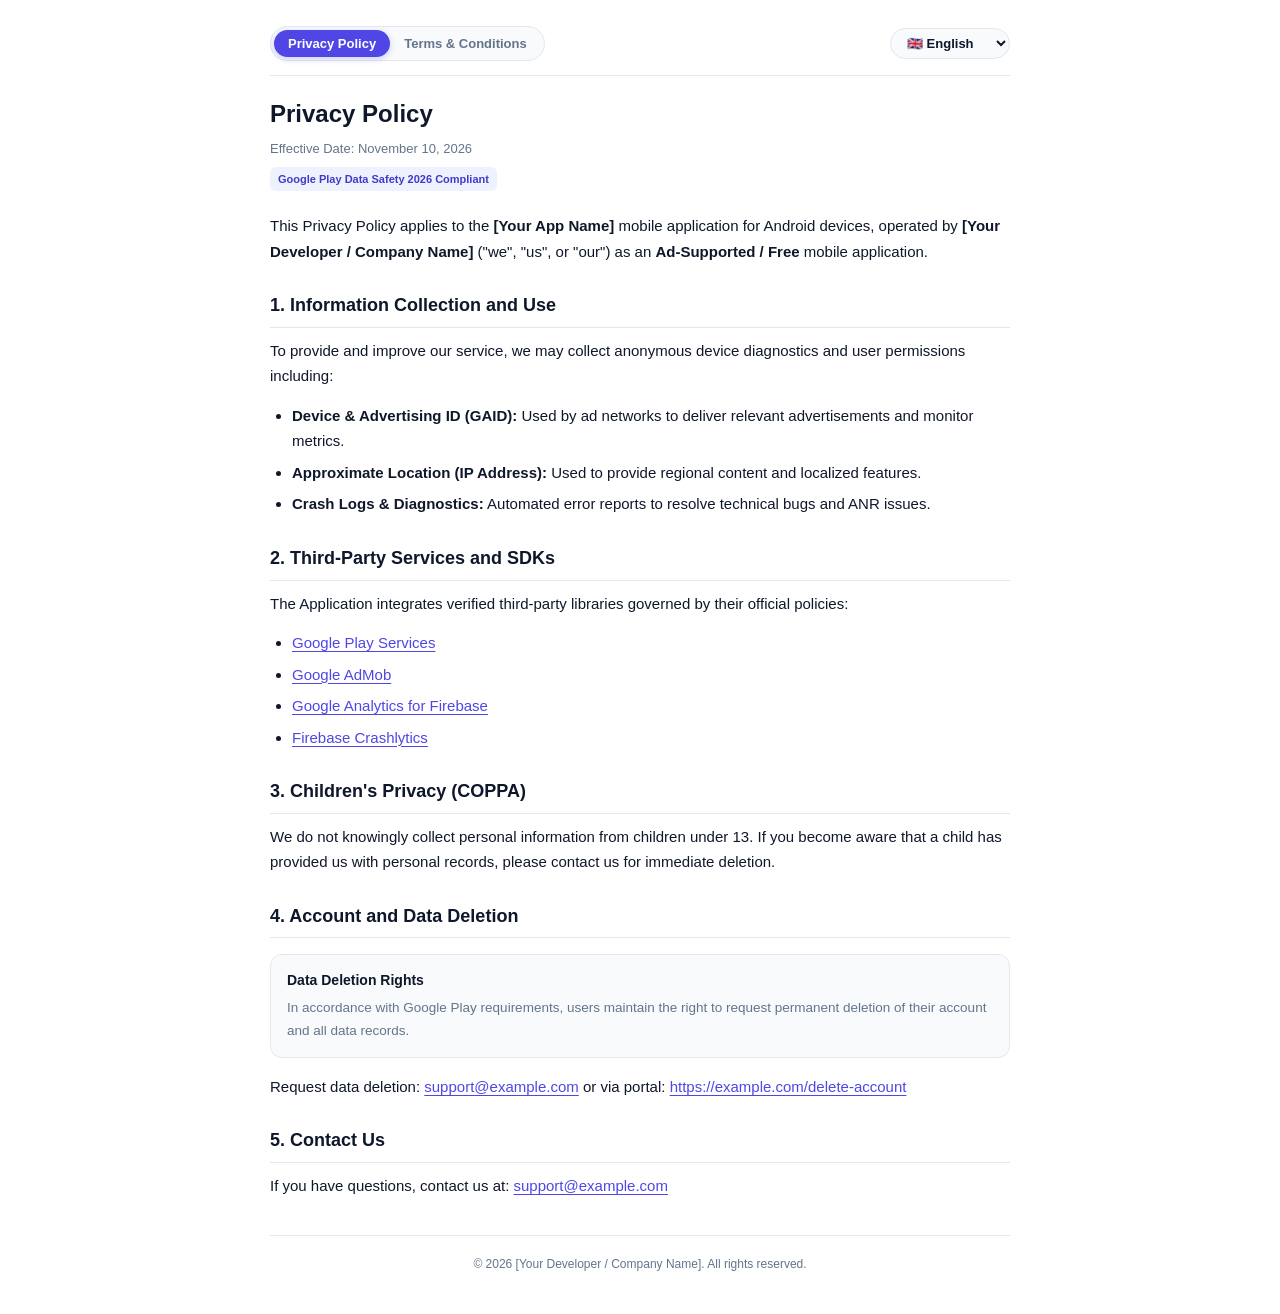
<file: privacy-policy.html>
<!DOCTYPE html>
<html lang="en" dir="ltr">
<head>
  <meta charset="UTF-8">
  <meta name="viewport" content="width=device-width, initial-scale=1.0, maximum-scale=1.0, user-scalable=no">
  <title>Legal & Privacy Information</title>
  
  <!-- Standalone Ultra-Modern Styles for Android WebView with Auto Dark Mode -->
  <style>
    :root {
      --bg: #ffffff;
      --card-bg: #f8fafc;
      --text-main: #0f172a;
      --text-muted: #64748b;
      --border: #e2e8f0;
      --primary: #4f46e5;
      --primary-hover: #4338ca;
      --tag-bg: #eef2ff;
      --tag-text: #4338ca;
      --nav-bg: #ffffff;
    }

    @media (prefers-color-scheme: dark) {
      :root {
        --bg: #0b0f19;
        --card-bg: #151c2e;
        --text-main: #f8fafc;
        --text-muted: #94a3b8;
        --border: #28344e;
        --primary: #818cf8;
        --primary-hover: #a5b4fc;
        --tag-bg: #1e1b4b;
        --tag-text: #c7d2fe;
        --nav-bg: #0b0f19;
      }
    }

    * {
      box-sizing: border-box;
      margin: 0;
      padding: 0;
      -webkit-tap-highlight-color: transparent;
    }

    body {
      font-family: -apple-system, BlinkMacSystemFont, "Segoe UI", Roboto, "Helvetica Neue", Arial, sans-serif;
      background-color: var(--bg);
      color: var(--text-main);
      line-height: 1.7;
      padding: 16px 16px 40px 16px;
      font-size: 15px;
      transition: background-color 0.2s, color 0.2s;
    }

    .container {
      max-width: 740px;
      margin: 0 auto;
    }

    /* Top Sticky Navigation Bar */
    .top-nav {
      position: sticky;
      top: 0;
      z-index: 100;
      background: var(--nav-bg);
      padding: 10px 0 14px 0;
      border-bottom: 1px solid var(--border);
      margin-bottom: 22px;
      display: flex;
      flex-wrap: wrap;
      align-items: center;
      justify-content: space-between;
      gap: 10px;
    }

    /* Segmented Tab Pill for Document Switching */
    .doc-tabs {
      display: inline-flex;
      background: var(--card-bg);
      border: 1px solid var(--border);
      border-radius: 25px;
      padding: 3px;
    }

    .doc-tab-btn {
      background: transparent;
      border: none;
      color: var(--text-muted);
      padding: 6px 14px;
      border-radius: 20px;
      font-size: 13px;
      font-weight: 700;
      cursor: pointer;
      transition: all 0.2s;
    }

    .doc-tab-btn.is-active {
      background: var(--primary);
      color: #ffffff;
      box-shadow: 0 2px 6px rgba(79, 70, 229, 0.25);
    }

    /* Multi-Language Selector Dropdown */
    .lang-select {
      background: var(--card-bg);
      border: 1px solid var(--border);
      color: var(--text-main);
      padding: 6px 12px;
      border-radius: 20px;
      font-size: 13px;
      font-weight: 600;
      cursor: pointer;
      outline: none;
    }

    /* Headers */
    .doc-header {
      margin-bottom: 22px;
    }

    .doc-header h1 {
      font-size: 24px;
      font-weight: 800;
      color: var(--text-main);
      margin-bottom: 6px;
      line-height: 1.3;
    }

    .effective-date {
      font-size: 13px;
      color: var(--text-muted);
      font-weight: 500;
      display: inline-block;
    }

    .badge {
      display: inline-block;
      padding: 3px 8px;
      border-radius: 6px;
      font-size: 11px;
      font-weight: 700;
      background: var(--tag-bg);
      color: var(--tag-text);
      margin-top: 6px;
    }

    /* Section Typography */
    h2 {
      font-size: 18px;
      font-weight: 700;
      color: var(--text-main);
      margin-top: 26px;
      margin-bottom: 10px;
      padding-bottom: 6px;
      border-bottom: 1px solid var(--border);
    }

    p { margin-bottom: 14px; color: var(--text-main); }
    ul, ol { margin-bottom: 16px; padding-inline-start: 22px; }
    li { margin-bottom: 6px; color: var(--text-main); }
    a { color: var(--primary); text-decoration: underline; text-underline-offset: 3px; word-break: break-all; }
    a:hover { color: var(--primary-hover); }

    .callout {
      background-color: var(--card-bg);
      border: 1px solid var(--border);
      border-radius: 12px;
      padding: 14px 16px;
      margin: 16px 0;
    }

    .callout-title { font-weight: 700; font-size: 14px; margin-bottom: 4px; color: var(--text-main); }
    .callout p { margin-bottom: 0; font-size: 13.5px; color: var(--text-muted); }

    .footer {
      margin-top: 36px;
      padding-top: 18px;
      border-top: 1px solid var(--border);
      font-size: 12px;
      color: var(--text-muted);
      text-align: center;
    }

    .is-hidden { display: none !important; }
  </style>
</head>
<body>

  <div class="container">

    <!-- Top Sticky Bar -->
    <nav class="top-nav">
      <!-- Document Switcher -->
      <div class="doc-tabs">
        <button id="tab-btn-p" class="doc-tab-btn is-active" type="button">Privacy Policy</button>
        <button id="tab-btn-t" class="doc-tab-btn" type="button">Terms & Conditions</button>
      </div>

      <!-- Language Selector (English, Arabic, French, Spanish, German, Turkish) -->
      <select id="lang-picker-select" class="lang-select">
        <option value="en" selected>🇬🇧 English</option>
        <option value="ar">🇸🇦 العربية</option>
        <option value="fr">🇫🇷 Français</option>
        <option value="es">🇪🇸 Español</option>
        <option value="de">🇩🇪 Deutsch</option>
        <option value="tr">🇹🇷 Türkçe</option>
      </select>
    </nav>

    <!-- PRIVACY POLICY CONTAINER -->
    <div id="box-privacy">
      <!-- English -->
      <div id="p-en">
        <div class="doc-header">
          <h1>Privacy Policy</h1>
          <div class="effective-date">Effective Date: November 10, 2026</div>
          <div><span class="badge">Google Play Data Safety 2026 Compliant</span></div>
        </div>
        <p>This Privacy Policy applies to the <strong>[Your App Name]</strong> mobile application for Android devices, operated by <strong>[Your Developer / Company Name]</strong> ("we", "us", or "our") as an <strong>Ad-Supported / Free</strong> mobile application.</p>
        <h2>1. Information Collection and Use</h2>
        <p>To provide and improve our service, we may collect anonymous device diagnostics and user permissions including:</p>
        <ul>
          <li><strong>Device & Advertising ID (GAID):</strong> Used by ad networks to deliver relevant advertisements and monitor metrics.</li>
          <li><strong>Approximate Location (IP Address):</strong> Used to provide regional content and localized features.</li>
          <li><strong>Crash Logs & Diagnostics:</strong> Automated error reports to resolve technical bugs and ANR issues.</li>
        </ul>
        <h2>2. Third-Party Services and SDKs</h2>
        <p>The Application integrates verified third-party libraries governed by their official policies:</p>
        <ul>
          <li><a href="https://policies.google.com/privacy" target="_blank">Google Play Services</a></li>
          <li><a href="https://support.google.com/admob/answer/6128543?hl=en" target="_blank">Google AdMob</a></li>
          <li><a href="https://firebase.google.com/support/privacy" target="_blank">Google Analytics for Firebase</a></li>
          <li><a href="https://firebase.google.com/support/privacy" target="_blank">Firebase Crashlytics</a></li>
        </ul>
        <h2>3. Children's Privacy (COPPA)</h2>
        <p>We do not knowingly collect personal information from children under 13. If you become aware that a child has provided us with personal records, please contact us for immediate deletion.</p>
        <h2>4. Account and Data Deletion</h2>
        <div class="callout">
          <div class="callout-title">Data Deletion Rights</div>
          <p>In accordance with Google Play requirements, users maintain the right to request permanent deletion of their account and all data records.</p>
        </div>
        <p>Request data deletion: <a href="mailto:support@example.com">support@example.com</a> or via portal: <a href="https://example.com/delete-account">https://example.com/delete-account</a></p>
        <h2>5. Contact Us</h2>
        <p>If you have questions, contact us at: <a href="mailto:support@example.com">support@example.com</a></p>
      </div>

      <!-- Arabic -->
      <div id="p-ar" class="is-hidden" dir="rtl">
        <div class="doc-header">
          <h1>سياسة الخصوصية</h1>
          <div class="effective-date">تاريخ السريان: 10 نوفمبر 2026</div>
          <div><span class="badge">متوافقة مع متطلبات Google Play وأمان البيانات</span></div>
        </div>
        <p>تنطبق سياسة الخصوصية هذه على تطبيق <strong>[اسم تطبيقك]</strong> لأجهزة أندرويد، والمقدم من <strong>[اسم المطور أو الشركة]</strong> كخدمة <strong>مجانية مدعومة بالإعلانات</strong>.</p>
        <h2>1. جمع المعلومات واستخدامها</h2>
        <p>لتقديم وتطوير خدماتنا، قد يقوم التطبيق بجمع بعض البيانات التقنية المجهولة:</p>
        <ul>
          <li><strong>معرّف الجهاز والإعلانات (Advertising ID):</strong> يُستخدم لعرض الإعلانات المناسبة وقياس كفاءة الحملات.</li>
          <li><strong>الموقع الجغرافي التقريبي (IP Address):</strong> لتقديم ميزات مخصصة بحسب منطقتك.</li>
          <li><strong>بيانات الأعطال والتشخيص:</strong> سجلات تقنية فورية لمعالجة الأخطاء وضمان الاستقرار.</li>
        </ul>
        <h2>2. خدمات ومكتبات الطرف الثالث</h2>
        <p>يستخدم التطبيق الخدمات التابعة لجهات خارجية والمدرجة أدناه:</p>
        <ul>
          <li><a href="https://policies.google.com/privacy" target="_blank">خدمات Google Play Services</a></li>
          <li><a href="https://support.google.com/admob/answer/6128543?hl=en" target="_blank">شبكة إعلانات Google AdMob</a></li>
          <li><a href="https://firebase.google.com/support/privacy" target="_blank">تحليلات Firebase Analytics</a></li>
          <li><a href="https://firebase.google.com/support/privacy" target="_blank">تقارير الأعطال Firebase Crashlytics</a></li>
        </ul>
        <h2>3. حذف الحساب والبيانات</h2>
        <div class="callout">
          <div class="callout-title">حق حذف الحساب والبيانات نهائياً</div>
          <p>وفقاً لمتطلبات متجر Google Play، يحق لك في أي وقت طلب حذف حسابك وجميع بياناتك نهائياً.</p>
        </div>
        <p>لطلب الحذف: <a href="mailto:support@example.com">support@example.com</a> أو زيارة: <a href="https://example.com/delete-account">https://example.com/delete-account</a></p>
        <h2>4. تواصل معنا</h2>
        <p>لأي استفسار تواصل عبر: <a href="mailto:support@example.com">support@example.com</a></p>
      </div>

      <!-- French -->
      <div id="p-fr" class="is-hidden">
        <div class="doc-header">
          <h1>Politique de Confidentialité</h1>
          <div class="effective-date">Date d'entrée en vigueur: 10 Novembre 2026</div>
        </div>
        <p>Cette politique s'applique à l'application mobile <strong>[Nom de l'application]</strong> développée par <strong>[Développeur]</strong>.</p>
        <h2>1. Collecte et utilisation des données</h2>
        <p>Nous pouvons collecter des identifiants d'appareil et des journaux de diagnostic anonymes pour améliorer nos services.</p>
        <h2>2. Suppression des données</h2>
        <p>Vous pouvez demander la suppression complète de vos données en écrivant à : <a href="mailto:support@example.com">support@example.com</a></p>
      </div>

      <!-- Spanish -->
      <div id="p-es" class="is-hidden">
        <div class="doc-header">
          <h1>Política de Privacidad</h1>
          <div class="effective-date">Fecha de vigencia: 10 de Noviembre de 2026</div>
        </div>
        <p>Esta política se aplica a la aplicación <strong>[Nombre de la app]</strong> operada por <strong>[Desarrollador]</strong>.</p>
        <h2>1. Recopilación de datos</h2>
        <p>Podemos recopilar identificadores de publicidad anónimos y registros de fallos para mejorar el rendimiento.</p>
        <h2>2. Eliminación de datos</h2>
        <p>Solicite la eliminación permanente de sus datos en: <a href="mailto:support@example.com">support@example.com</a></p>
      </div>

      <!-- German -->
      <div id="p-de" class="is-hidden">
        <div class="doc-header">
          <h1>Datenschutzerklärung</h1>
          <div class="effective-date">Gültig ab: 10. November 2026</div>
        </div>
        <p>Diese Datenschutzerklärung gilt für die mobile Anwendung <strong>[App-Name]</strong>, betrieben von <strong>[Entwickler / Unternehmen]</strong>.</p>
        <h2>1. Datenerfassung</h2>
        <p>Wir erfassen gegebenenfalls anonyme Gerätekennungen und Fehlerdiagnosen, um die Stabilität der App zu verbessern.</p>
        <h2>2. Datenlöschung (DSGVO)</h2>
        <p>Sie können jederzeit die vollständige Löschung Ihrer Daten beantragen unter: <a href="mailto:support@example.com">support@example.com</a></p>
      </div>

      <!-- Turkish -->
      <div id="p-tr" class="is-hidden">
        <div class="doc-header">
          <h1>Gizlilik Politikası</h1>
          <div class="effective-date">Yürürlük Tarihi: 10 Kasım 2026</div>
        </div>
        <p>Bu gizlilik politikası, <strong>[Geliştirici]</strong> tarafından sunulan <strong>[Uygulama Adı]</strong> mobil uygulaması için geçerlidir.</p>
        <h2>1. Veri Toplama</h2>
        <p>Hizmet kalitesini artırmak amacıyla anonim cihaz kimlikleri ve çökme raporları toplanabilir.</p>
        <h2>2. Veri Silme</h2>
        <p>Verilerinizin kalıcı olarak silinmesini talep etmek için: <a href="mailto:support@example.com">support@example.com</a></p>
      </div>
    </div>

    <!-- TERMS & CONDITIONS CONTAINER -->
    <div id="box-terms" class="is-hidden">
      <!-- English -->
      <div id="t-en">
        <div class="doc-header">
          <h1>Terms & Conditions</h1>
          <div class="effective-date">Effective Date: November 10, 2026</div>
        </div>
        <p>By downloading or using the <strong>[Your App Name]</strong> mobile application, these terms automatically apply to you.</p>
        <h2>1. Intellectual Property</h2>
        <p>The Application, including its source code, design, and trademarks, remains the exclusive property of <strong>[Your Developer / Company Name]</strong>.</p>
        <h2>2. Limitation of Liability</h2>
        <p>The service is provided on an "as is" and "as available" basis without express or implied warranties.</p>
        <h2>3. Contact Us</h2>
        <p>For questions regarding these terms: <a href="mailto:support@example.com">support@example.com</a></p>
      </div>

      <!-- Arabic -->
      <div id="t-ar" class="is-hidden" dir="rtl">
        <div class="doc-header">
          <h1>الشروط والأحكام</h1>
          <div class="effective-date">تاريخ السريان: 10 نوفمبر 2026</div>
        </div>
        <p>بتنزيل أو استخدام تطبيق <strong>[اسم تطبيقك]</strong>، فإنك توافق على الالتزام بالشروط والأحكام الصادرة عن <strong>[اسم المطور أو الشركة]</strong>.</p>
        <h2>1. حقوق الملكية الفكرية</h2>
        <p>جميع العلامات التجارية وحقوق النشر وكود المصدر الخاص بالتطبيق تظل ملكاً حصرياً للمطور.</p>
        <h2>2. حدود المسؤولية</h2>
        <p>يتم توفير التطبيق "كما هو" وبحالته الراهنة دون أي ضمانات صريحة أو ضمنية.</p>
        <h2>3. تواصل معنا</h2>
        <p>لأي استفسار بشأن الشروط: <a href="mailto:support@example.com">support@example.com</a></p>
      </div>

      <!-- French -->
      <div id="t-fr" class="is-hidden">
        <div class="doc-header">
          <h1>Conditions d'Utilisation</h1>
          <div class="effective-date">Date d'entrée en vigueur: 10 Novembre 2026</div>
        </div>
        <p>En téléchargeant ou en utilisant l'application <strong>[Nom de l'application]</strong>, vous acceptez les présentes conditions.</p>
        <h2>1. Propriété intellectuelle</h2>
        <p>L'application et son code source demeurent la propriété exclusive de <strong>[Développeur]</strong>.</p>
        <h2>2. Contact</h2>
        <p>Contact : <a href="mailto:support@example.com">support@example.com</a></p>
      </div>

      <!-- Spanish -->
      <div id="t-es" class="is-hidden">
        <div class="doc-header">
          <h1>Términos y Condiciones</h1>
          <div class="effective-date">Fecha de vigencia: 10 de Noviembre de 2026</div>
        </div>
        <p>Al descargar o usar la aplicación <strong>[Nombre de la app]</strong>, usted acepta automáticamente estos términos.</p>
        <h2>1. Propiedad intelectual</h2>
        <p>La aplicación y su código fuente son propiedad exclusiva de <strong>[Desarrollador]</strong>.</p>
        <h2>2. Contacto</h2>
        <p>Contacto: <a href="mailto:support@example.com">support@example.com</a></p>
      </div>

      <!-- German -->
      <div id="t-de" class="is-hidden">
        <div class="doc-header">
          <h1>Nutzungsbedingungen</h1>
          <div class="effective-date">Gültig ab: 10. November 2026</div>
        </div>
        <p>Durch das Herunterladen oder Nutzen der App <strong>[App-Name]</strong> stimmen Sie diesen Bedingungen zu.</p>
        <h2>1. Geistiges Eigentum</h2>
        <p>Alle Rechte an der App verbleiben bei <strong>[Entwickler]</strong>.</p>
        <h2>2. Kontakt</h2>
        <p>Kontakt: <a href="mailto:support@example.com">support@example.com</a></p>
      </div>

      <!-- Turkish -->
      <div id="t-tr" class="is-hidden">
        <div class="doc-header">
          <h1>Kullanım Koşulları</h1>
          <div class="effective-date">Yürürlük Tarihi: 10 Kasım 2026</div>
        </div>
        <p><strong>[Uygulama Adı]</strong> uygulamasını indirerek bu kullanım koşullarını kabul etmiş sayılırsınız.</p>
        <h2>1. Fikri Mülkiyet</h2>
        <p>Uygulamanın tüm hakları <strong>[Geliştirici]</strong> adına saklıdır.</p>
        <h2>2. İletişim</h2>
        <p>İletişim: <a href="mailto:support@example.com">support@example.com</a></p>
      </div>
    </div>

    <div class="footer">
      &copy; 2026 [Your Developer / Company Name]. All rights reserved.
    </div>

  </div>

  <script>
    (function() {
      var curDoc = 'privacy';
      var curLang = 'en';

      var tabP = document.getElementById('tab-btn-p');
      var tabT = document.getElementById('tab-btn-t');
      var boxP = document.getElementById('box-privacy');
      var boxT = document.getElementById('box-terms');
      var langSelect = document.getElementById('lang-picker-select');

      function update() {
        if (curDoc === 'privacy') {
          boxP.classList.remove('is-hidden');
          boxT.classList.add('is-hidden');
          tabP.classList.add('is-active');
          tabT.classList.remove('is-active');
        } else {
          boxT.classList.remove('is-hidden');
          boxP.classList.add('is-hidden');
          tabT.classList.add('is-active');
          tabP.classList.remove('is-active');
        }

        // Hide all lang variants
        ['en', 'ar', 'fr', 'es', 'de', 'tr'].forEach(function(l) {
          var pe = document.getElementById('p-' + l);
          var te = document.getElementById('t-' + l);
          if (pe) pe.classList.add('is-hidden');
          if (te) te.classList.add('is-hidden');
        });

        // Show active lang
        var activeP = document.getElementById('p-' + curLang) || document.getElementById('p-en');
        var activeT = document.getElementById('t-' + curLang) || document.getElementById('t-en');
        if (activeP) activeP.classList.remove('is-hidden');
        if (activeT) activeT.classList.remove('is-hidden');

        document.documentElement.setAttribute('lang', curLang);
        document.documentElement.setAttribute('dir', curLang === 'ar' ? 'rtl' : 'ltr');
      }

      tabP.addEventListener('click', function() { curDoc = 'privacy'; update(); });
      tabT.addEventListener('click', function() { curDoc = 'terms'; update(); });
      langSelect.addEventListener('change', function(e) { curLang = e.target.value; update(); });

      update();
    })();
  </script>

</body>
</html>
</file>
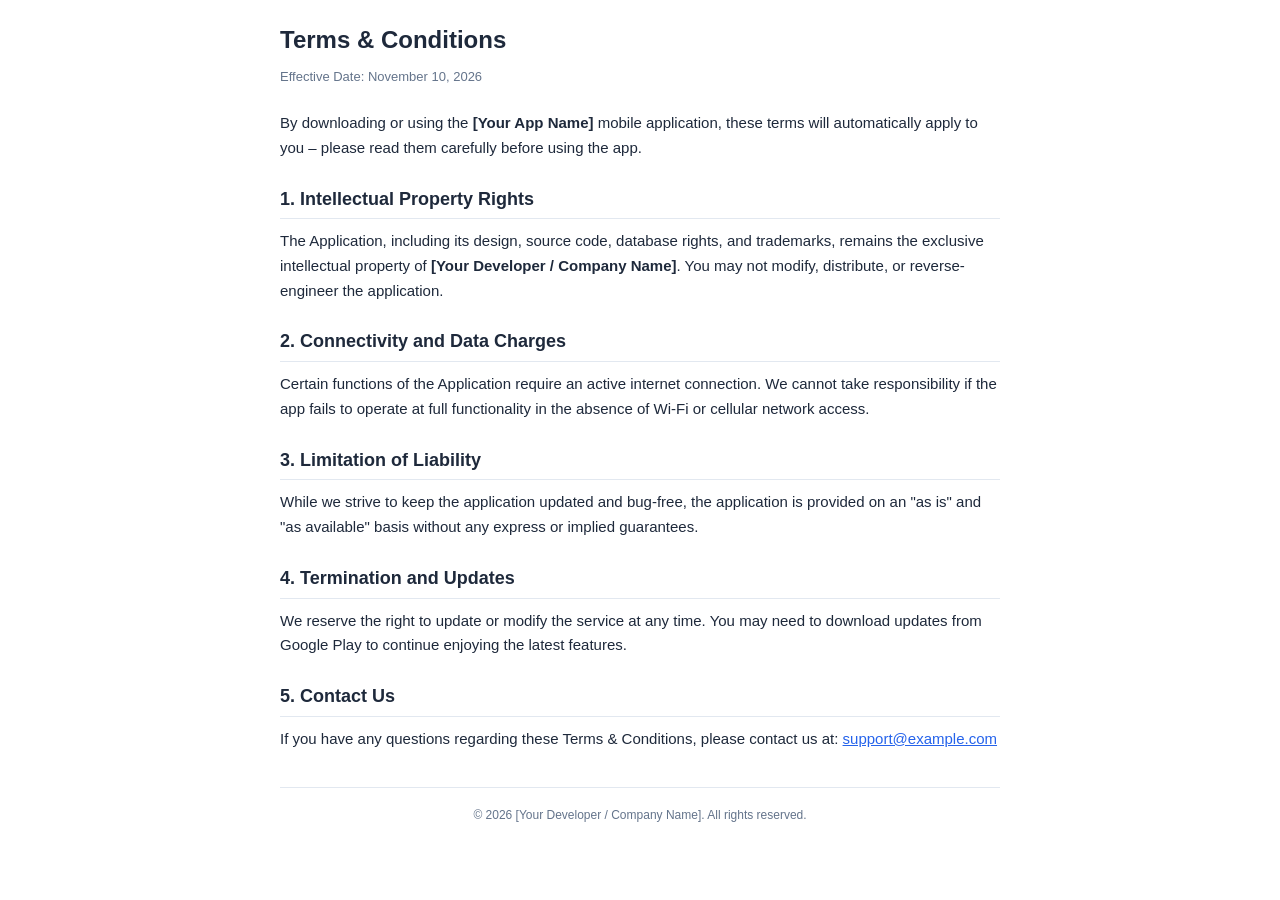
<file: terms-and-conditions.html>
<!DOCTYPE html>
<html lang="en" dir="ltr">
<head>
  <meta charset="UTF-8">
  <meta name="viewport" content="width=device-width, initial-scale=1.0, maximum-scale=1.0, user-scalable=no">
  <title>Terms & Conditions</title>
  
  <style>
    :root {
      --bg: #ffffff;
      --card-bg: #f8fafc;
      --text-main: #1e293b;
      --text-muted: #64748b;
      --border: #e2e8f0;
      --primary: #2563eb;
      --primary-hover: #1d4ed8;
    }

    @media (prefers-color-scheme: dark) {
      :root {
        --bg: #0f172a;
        --card-bg: #1e293b;
        --text-main: #f8fafc;
        --text-muted: #94a3b8;
        --border: #334155;
        --primary: #60a5fa;
        --primary-hover: #93c5fd;
      }
    }

    * { box-sizing: border-box; margin: 0; padding: 0; }
    body {
      font-family: -apple-system, BlinkMacSystemFont, "Segoe UI", Roboto, "Helvetica Neue", Arial, sans-serif;
      background-color: var(--bg);
      color: var(--text-main);
      line-height: 1.65;
      padding: 20px 16px 40px 16px;
      font-size: 15px;
    }
    .container { max-width: 720px; margin: 0 auto; }
    .header { margin-bottom: 24px; }
    h1 { font-size: 24px; font-weight: 800; margin-bottom: 6px; }
    .effective-date { font-size: 13px; color: var(--text-muted); }
    h2 { font-size: 18px; font-weight: 700; margin-top: 24px; margin-bottom: 10px; border-bottom: 1px solid var(--border); padding-bottom: 4px; }
    p { margin-bottom: 14px; }
    ul { margin-bottom: 16px; padding-inline-start: 22px; }
    li { margin-bottom: 6px; }
    a { color: var(--primary); text-decoration: underline; }
    .footer { margin-top: 36px; padding-top: 18px; border-top: 1px solid var(--border); font-size: 12px; color: var(--text-muted); text-align: center; }
  </style>
</head>
<body>
  <div class="container">
    <div class="header">
      <h1>Terms & Conditions</h1>
      <div class="effective-date">Effective Date: November 10, 2026</div>
    </div>

    <p>By downloading or using the <strong>[Your App Name]</strong> mobile application, these terms will automatically apply to you – please read them carefully before using the app.</p>

    <h2>1. Intellectual Property Rights</h2>
    <p>The Application, including its design, source code, database rights, and trademarks, remains the exclusive intellectual property of <strong>[Your Developer / Company Name]</strong>. You may not modify, distribute, or reverse-engineer the application.</p>

    <h2>2. Connectivity and Data Charges</h2>
    <p>Certain functions of the Application require an active internet connection. We cannot take responsibility if the app fails to operate at full functionality in the absence of Wi-Fi or cellular network access.</p>

    <h2>3. Limitation of Liability</h2>
    <p>While we strive to keep the application updated and bug-free, the application is provided on an "as is" and "as available" basis without any express or implied guarantees.</p>

    <h2>4. Termination and Updates</h2>
    <p>We reserve the right to update or modify the service at any time. You may need to download updates from Google Play to continue enjoying the latest features.</p>

    <h2>5. Contact Us</h2>
    <p>If you have any questions regarding these Terms & Conditions, please contact us at: <a href="mailto:support@example.com">support@example.com</a></p>

    <div class="footer">
      &copy; 2026 [Your Developer / Company Name]. All rights reserved.
    </div>
  </div>
</body>
</html>
</file>
